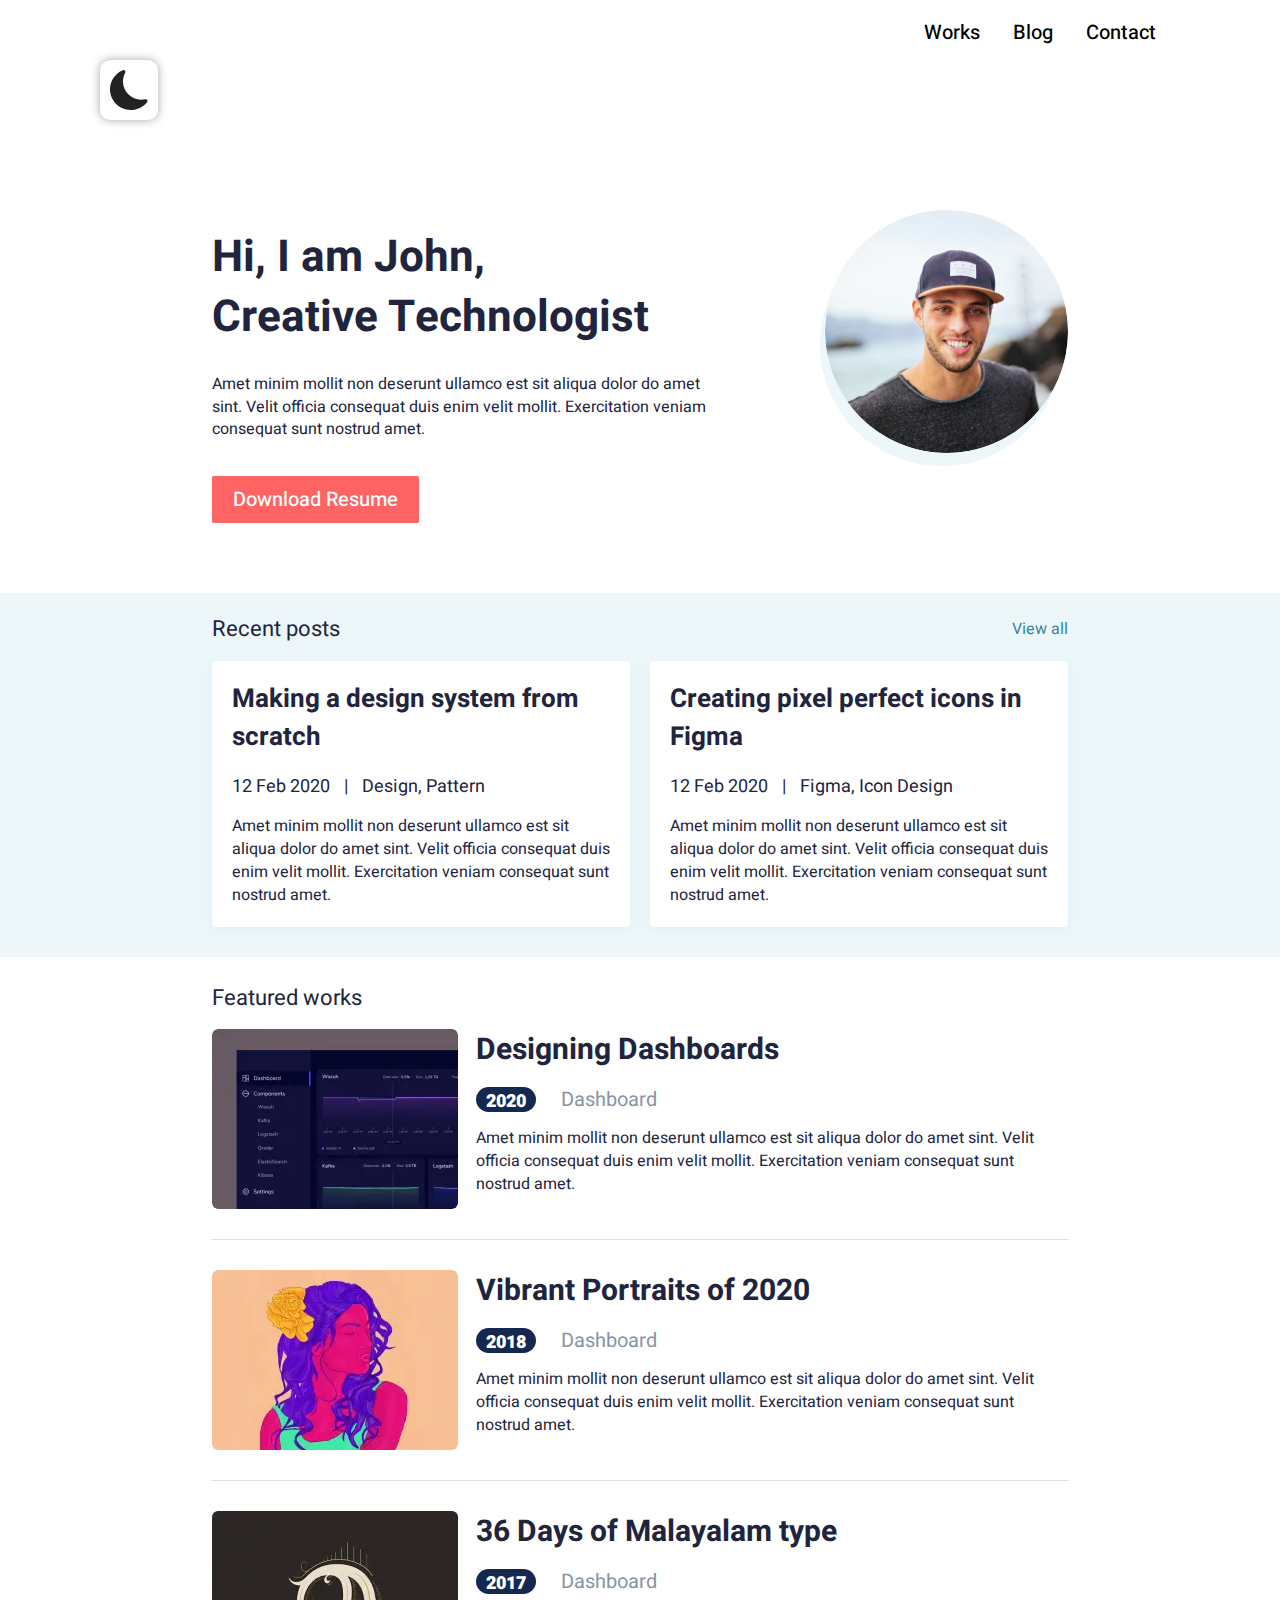
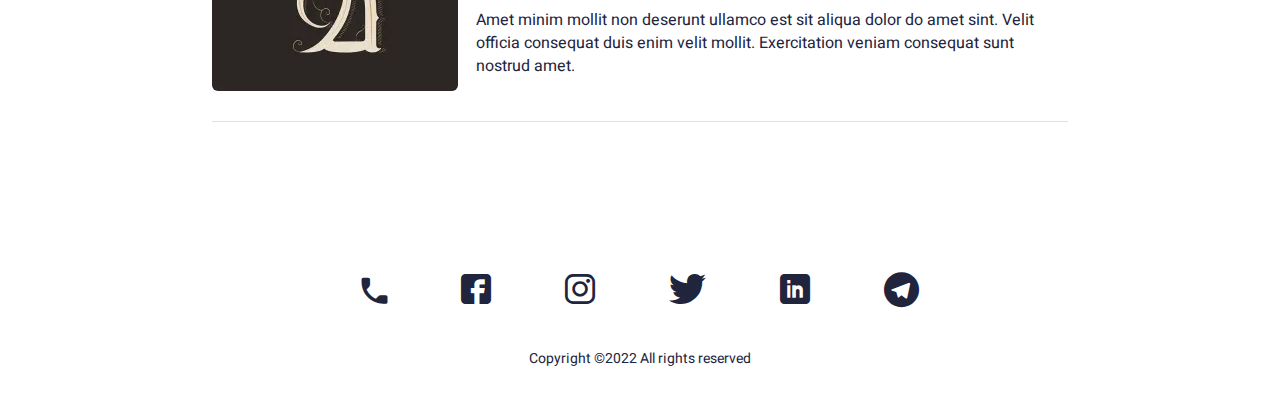
<file: index.html>
<!DOCTYPE html>
<html lang="en">
<head>
	<title>HomePage</title>
	<meta charset="UTF-8">
	<meta name="format-detection" content="telephone=no">
	<meta name="viewport" content="width=device-width, initial-scale=1.0">
	<link rel="stylesheet" href="./css/bootstrapcss/bootstrap.min.css">
	<link rel="stylesheet" href="./css/bootstrapcss/bootstrap.css">
	<link rel="stylesheet" href="css/style.css">
	<link rel="stylesheet" title="theme" href="#">
 </head>
	<body>
		
		<div class="scroll-up  ">
			<svg class="scroll-up__svg" viewBox="-2 -2 52 52">
				<path 
					 class="scroll-up__svg-path"
					 d="
						 M24,0
						 a24,24 0 0,1 0,48
						 a24,24 0 0,1 0,-48                      
					 "
				/>
			</svg>
		</div>
		<div class="theme">
			<svg class="changeTheme" data-theme="light" width="40" height="40" viewBox="0 0 40 40" fill="none" xmlns="http://www.w3.org/2000/svg" style="display: none;"> <path d="M20 30C22.6522 30 25.1957 28.9464 27.0711 27.0711C28.9464 25.1957 30 22.6522 30 20C30 17.3478 28.9464 14.8043 
																																													27.0711 12.9289C25.1957 11.0536 22.6522 10 20 10C17.3478 10 14.8043 11.0536 12.9289 12.9289C11.0536 14.8043 10
																																													 17.3478 10 20C10 22.6522 11.0536 25.1957 12.9289 27.0711C14.8043 28.9464 17.3478 30 20 30V30ZM20 0C20.3315 0 20.6495 0.131696
																																													  20.8839 0.366117C21.1183 0.600537 21.25 0.918479 21.25 1.25V6.25C21.25 6.58152 21.1183 6.89946 20.8839 7.13388C20.6495 7.3683 20.3315 7.5 20 7.5C19.6685 7.5 19.3505 
																																													  7.3683 19.1161 7.13388C18.8817 6.89946 18.75 6.58152 18.75 6.25V1.25C18.75 0.918479 18.8817 0.600537 19.1161 0.366117C19.3505 0.131696 19.6685 0 20 0V0ZM20 32.5C20.3315 
																																													  32.5 20.6495 32.6317 20.8839 32.8661C21.1183 33.1005 21.25 33.4185 21.25 33.75V38.75C21.25 39.0815 21.1183 39.3995 20.8839 39.6339C20.6495 39.8683 20.3315 40 20 40C19.6685 40 19.3505 
																																													  39.8683 19.1161 39.6339C18.8817 39.3995 18.75 39.0815 18.75 38.75V33.75C18.75 33.4185 18.8817 33.1005 19.1161 32.8661C19.3505 32.6317 19.6685 32.5 20 32.5V32.5ZM40 20C40 20.3315 39.8683 
																																													  20.6495 39.6339 20.8839C39.3995 21.1183 39.0815 21.25 38.75 21.25H33.75C33.4185 21.25 33.1005 21.1183 32.8661 20.8839C32.6317 20.6495 32.5 20.3315 32.5 20C32.5 19.6685 32.6317 19.3505 32.8661 19.1161C33.1005 
																																													  18.8817 33.4185 18.75 33.75 18.75H38.75C39.0815 18.75 39.3995 18.8817 39.6339 19.1161C39.8683 19.3505 40 19.6685 40 20ZM7.5 20C7.5 20.3315 7.3683 20.6495 7.13388 20.8839C6.89946 21.1183 6.58152 21.25 6.25 21.25H1.25C0.918479 21.25 0.600537 
																																													  21.1183 0.366117 20.8839C0.131696 20.6495 0 20.3315 0 20C0 19.6685 0.131696 19.3505 0.366117 19.1161C0.600537 18.8817 0.918479 18.75 1.25 18.75H6.25C6.58152 18.75 6.89946 18.8817 7.13388 19.1161C7.3683 19.3505 7.5 19.6685 7.5 20ZM34.1425 5.8575C34.3768 6.09191 
																																													  34.5085 6.40979 34.5085 6.74125C34.5085 7.07271 34.3768 7.39059 34.1425 7.625L30.6075 11.1625C30.4913 11.2786 30.3533 11.3706 30.2016 11.4333C30.0498 11.4961 29.8871 11.5283 29.7229 11.5282C29.3912 11.528 29.0731 11.396 28.8387 11.1612C28.7227 11.045 28.6307 10.9071
																																													   28.5679 10.7553C28.5052 10.6035 28.4729 10.4409 28.4731 10.2766C28.4733 9.94491 28.6053 9.62689 28.84 9.3925L32.375 5.8575C32.6094 5.62316 32.9273 5.49152 33.2588 5.49152C33.5902 5.49152 33.9081 5.62316 34.1425 5.8575V5.8575ZM11.16 28.84C11.3943 29.0744 11.526 29.3923 11.526 
																																													   29.7237C11.526 30.0552 11.3943 30.3731 11.16 30.6075L7.625 34.1425C7.38925 34.3702 7.07349 34.4962 6.74575 34.4933C6.418 34.4905 6.10449 34.359 5.87273 34.1273C5.64097 33.8955 5.50951 33.582 5.50666 33.2543C5.50381 32.9265 5.6298 32.6108 5.8575 32.375L9.3925 28.84C9.62691 28.6057 9.94479 
																																													   28.474 10.2762 28.474C10.6077 28.474 10.9256 28.6057 11.16 28.84V28.84ZM34.1425 34.1425C33.9081 34.3768 33.5902 34.5085 33.2588 34.5085C32.9273 34.5085 32.6094 34.3768 32.375 34.1425L28.84 30.6075C28.6123 30.3717 28.4863 30.056 28.4892 29.7282C28.492 29.4005 28.6235 29.087 28.8552 28.8552C29.087 28.6235 29.4005
																																													    28.492 29.7282 28.4892C30.056 28.4863 30.3717 28.6123 30.6075 28.84L34.1425 32.375C34.3768 32.6094 34.5085 32.9273 34.5085 33.2588C34.5085 33.5902 34.3768 33.9081 34.1425 34.1425ZM11.16 11.1625C10.9256 11.3968 10.6077 11.5285 10.2762 11.5285C9.94479 11.5285 9.62691 11.3968 9.3925 11.1625L5.8575 7.625C5.73811 7.50969
																																														 5.64288 7.37176 5.57737 7.21926C5.51186 7.06675 5.47738 6.90273 5.47594 6.73675C5.47449 6.57078 5.50612 6.40618 5.56897 6.25256C5.63182 6.09894 5.72464 5.95937 5.84201 5.84201C5.95937 5.72464 6.09894 5.63182 6.25256 5.56897C6.40618 5.50612 6.57078 5.47449 6.73675 5.47594C6.90273 5.47738 7.06675 5.51186 7.21926 5.57737C7.37176 5.64288 
																																														 7.50969 5.73811 7.625 5.8575L11.16 9.3925C11.2764 9.50861 11.3688 9.64655 11.4318 9.79842C11.4948 9.95028 11.5272 10.1131 11.5272 10.2775C11.5272 10.4419 11.4948 10.6047 11.4318 10.7566C11.3688 10.9084 11.2764 11.0464 11.16 11.1625V11.1625Z" 
																																														 fill="#ffffff"></path></svg>
			<svg class="changeTheme" data-theme="dark" width="38" height="40" viewBox="0 0 38 40" theme-dark.css
			theme-light.css fill="none"  xmlns="http://www.w3.org/2000/svg" style="display: block;"> <path d="M15 0.695136C15.244 0.991667 15.3935 1.35457 15.4292 1.73694C15.4648 2.11932 15.385 2.5036 15.2 2.84014C13.7546 5.49382 12.9998 8.46837 13.005 11.4901C13.005 21.5426 21.2 29.6826 31.3 29.6826C32.6175 29.6826 33.9 29.5451 35.1325 29.2826C35.5103 29.2008 35.9039 29.2321 36.264 29.3726C36.6241 29.5131 36.9349 29.7566 37.1575 30.0726C37.3925 
																																															30.4013 37.5123 30.7983 37.4983 31.2021C37.4842 31.6058 37.3372 31.9936 37.08 32.3051C35.1192 34.7137 32.6456 36.6544 29.8396 37.9856C27.0335 39.3168 23.9658 40.0051 20.86 40.0001C9.335 40.0001 0 30.7151 0 19.2751C0 10.6651 5.285 3.28014 12.81 0.150136C13.1848 -0.00828447 13.601 -0.0407995 13.9959 0.057475C14.3908 0.15575 14.7431 0.379507 
																																															15 0.695136V0.695136Z" fill="#222222"></path></svg>
		</div>
		<div class="wrapper">
			<header class="header">
	<div class="header__content">
		<div class="header__menu menu">
			<div class="menu__icon icon-menu">
				<span class="icon-span"></span>
				<span class="icon-span"></span>
				<span class="icon-span"></span>
			</div>
			<nav class="menu__body">
				<ul class="menu__list">
					<li><a href="./WorksPage.html" target="_blank" class="menu__link ">Works</a></li>
					<li><a href="./BlockPage.html" target="_blank" class="menu__link ">Blog</a></li>
					<li><a href="#HomePagefooter" class="menu__link ">Contact</a></li>
				</ul>
			</nav>
		</div>
	</div>
</header>
			<main class="page">
				<section class="hello">
					<div class="hello__container _container">
						<div class="hello__content">
							<h1 class="hello__title title">Hi, I am John,<br>Creative Technologist</h1>
							<div class="hello__text text">
								Amet minim mollit non deserunt ullamco est sit aliqua dolor do amet sint. Velit officia consequat duis enim velit mollit. Exercitation veniam consequat sunt nostrud amet.
							</div>
							<button><a href="./download/Lebenslauf Afzal Akhadi.pdf" class="hello__btn btn" download="CV.pdf">Download Resume</a></button>
						</div>
						<picture><img class="hello__avatar" src="img/11.jpg" alt=""></picture>
					</div>
				</section>
				<section class="recent-posts">
					<div class="recent-posts__container _container">
						<div class="recent-posts__header">
							<div class="recent-posts__title title-posts">Recent posts</div>
							<a href="" class="recent-posts__view-all">View all</a>
						</div>
						<div class="recent-posts__items">
							<div class="recent-posts__column">
								<article class="recent-posts__item recent-post">
									<a href="" class="recent-post__title">Making a design system from scratch</a>
									<div class="recent-post__info">12 Feb 2020 <span>|</span> Design, Pattern</div>
									<div class="recent-post__text text">
										Amet minim mollit non deserunt ullamco est sit aliqua dolor do amet sint. Velit officia consequat duis enim velit mollit. Exercitation veniam consequat sunt nostrud amet.
									</div>
								</article>
							</div>
							<div class="recent-posts__column">
								<article class="recent-posts__item recent-post">
									<a href="" class="recent-post__title">Creating pixel perfect icons in Figma</a>
									<div class="recent-post__info">12 Feb 2020 <span>|</span> Figma, Icon Design</div>
									<div class="recent-post__text text">
										Amet minim mollit non deserunt ullamco est sit aliqua dolor do amet sint. Velit officia consequat duis enim velit mollit. Exercitation veniam consequat sunt nostrud amet.
									</div>
								</article>
							</div>
						</div>
					</div>
				</section>
				<section class="featured-works">
					<div class="featured-works__container _container">
						<div class="featured-works__title title-posts">Featured works</div>
						<div class="featured-works__items works">
							<article class="works__item">
								<a href="./WorkDetail.html" target="_blank" class="worksImage _ibg">
									<picture><source srcset="img/works/01.webp" type="image/webp"><img src="img/works/01.jpg" alt="Work #1"></picture>
								</a>
								<div class="works__body">
									<a href="./WorkDetail.html" target="_blank" class="works__title">Designing Dashboards</a>
									<div class="works__info">
										<div class="works__year">2020</div>
										<div class="works__category">Dashboard</div>
									</div>
									<div class="works__text text">
										Amet minim mollit non deserunt ullamco est sit aliqua dolor do amet sint. Velit officia consequat duis enim velit mollit. Exercitation veniam consequat sunt nostrud amet.
									</div>
								</div>
							</article>
							<article class="works__item">
								<a href="" class="worksImage _ibg">
									<picture><source srcset="img/works/02.webp" type="image/webp"><img src="img/works/02.jpg" alt="Work #1"></picture>
								</a>
								<div class="works__body">
									<a href="" class="works__title">Vibrant Portraits of 2020</a>
									<div class="works__info">
										<div class="works__year">2018</div>
										<div class="works__category">Dashboard</div>
									</div>
									<div class="works__text text">
										Amet minim mollit non deserunt ullamco est sit aliqua dolor do amet sint. Velit officia consequat duis enim velit mollit. Exercitation veniam consequat sunt nostrud amet.
									</div>
								</div>
							</article>
							<article class="works__item">
								<a href="" class="worksImage _ibg">
									<picture><source srcset="img/works/03.webp" type="image/webp"><img src="img/works/03.jpg" alt="Work #1"></picture>
								</a>
								<div class="works__body">
									<a href="" class="works__title">36 Days of Malayalam type</a>
									<div class="works__info">
										<div class="works__year">2017</div>
										<div class="works__category">Dashboard</div>
									</div>
									<div class="works__text text">
										Amet minim mollit non deserunt ullamco est sit aliqua dolor do amet sint. Velit officia consequat duis enim velit mollit. Exercitation veniam consequat sunt nostrud amet.
									</div>
								</div>
							</article>
						</div>
					</div>
				</section>
			</main>
			<footer class="footer" id="HomePagefooter">
	<div class="footer__content _container">
		<div class="footer__social social">
			<a href="tel:+992900341317" class="social__item -icon-phone"></a>
			<a href="https://www.facebook.com/profile.php?id=100068269467054" target="_blank"  class="social__item _icon-fb"></a>
			<a href="https://www.instagram.com/akhadi_afzal?r=nametag" target="_blank"  class="social__item _icon-insta"></a>
			<a href="https://twitter.com/Afzal89558550?t=PJM0zJ7hUsSL80TDSTEv3A&s=09" target="_blank"  class="social__item _icon-twitter"></a>
			<a href="https://www.linkedin.com/in/afzal-akhadi-13667b258" target="_blank"  class="social__item _icon-linkedin"></a>
			<a href="tg://resolve?domain-afzalakhadi" target="_blank"  class="social__item -icon-telegram"></a>
		</div>
		<div class="footer__copy">Copyright <span>&#169</span>2022 All rights reserved</div>
	</div>
</footer>
		</div>

		<script src="js/app.js"></script>
		<script src="./js/bootstrapjs/bootstrap.js"></script>
		<script src="./js/bootstrapjs/bootstrap.min.js"></script>
	</body>
</html>
</file>
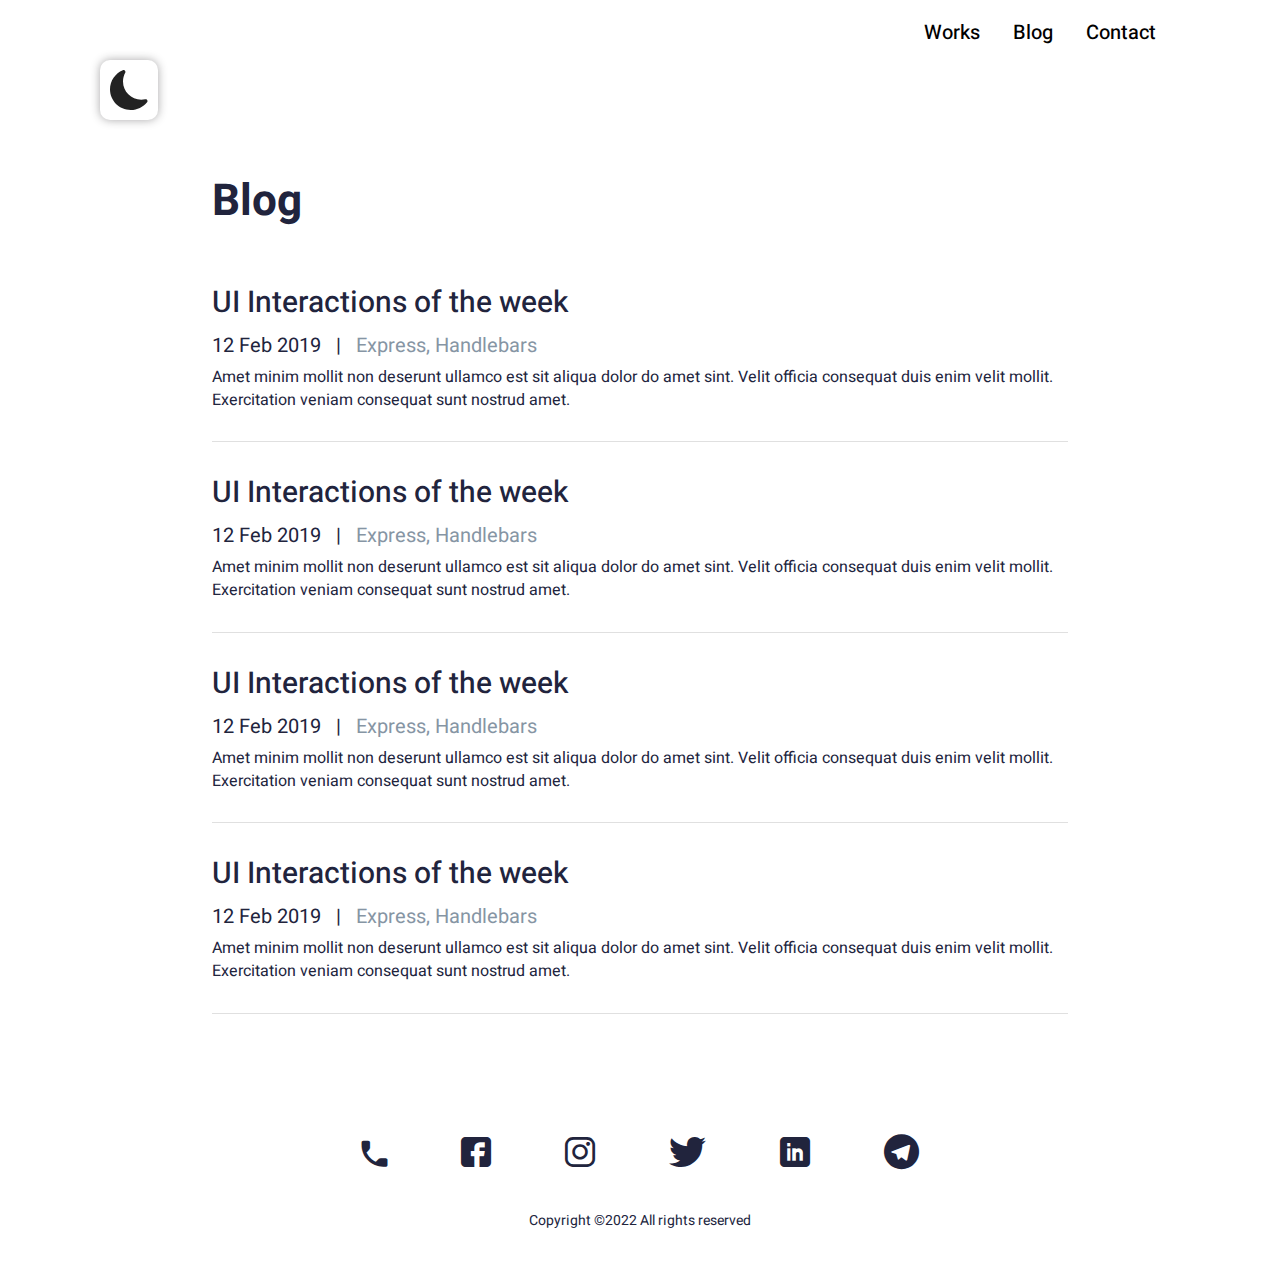
<file: BlockPage.html>
<!DOCTYPE html>
<html lang="ru">
	 <head>
	<title>BlogPage</title>
	<meta charset="UTF-8">
	<meta name="format-detection" content="telephone=no">
	<meta name="viewport" content="width=device-width, initial-scale=1.0">
	<link rel="stylesheet" href="./css/bootstrapcss/bootstrap.min.css">
	<link rel="stylesheet" href="./css/bootstrapcss/bootstrap.css">
	<link rel="stylesheet" href="css/style.css">
	<link rel="stylesheet" title="theme" href="#">
</head>
	<body>
		<div class="scroll-up  ">
			<svg class="scroll-up__svg" viewBox="-2 -2 52 52">
				<path 
					 class="scroll-up__svg-path"
					 d="
						 M24,0
						 a24,24 0 0,1 0,48
						 a24,24 0 0,1 0,-48                      
					 "
				/>
			</svg>
		</div>
		<div class="theme">
			<svg class="changeTheme" data-theme="light" width="40" height="40" viewBox="0 0 40 40" fill="none" xmlns="http://www.w3.org/2000/svg" style="display: none;"> <path d="M20 30C22.6522 30 25.1957 28.9464 27.0711 27.0711C28.9464 25.1957 30 22.6522 30 20C30 17.3478 28.9464 14.8043 
																																													27.0711 12.9289C25.1957 11.0536 22.6522 10 20 10C17.3478 10 14.8043 11.0536 12.9289 12.9289C11.0536 14.8043 10
																																													 17.3478 10 20C10 22.6522 11.0536 25.1957 12.9289 27.0711C14.8043 28.9464 17.3478 30 20 30V30ZM20 0C20.3315 0 20.6495 0.131696
																																													  20.8839 0.366117C21.1183 0.600537 21.25 0.918479 21.25 1.25V6.25C21.25 6.58152 21.1183 6.89946 20.8839 7.13388C20.6495 7.3683 20.3315 7.5 20 7.5C19.6685 7.5 19.3505 
																																													  7.3683 19.1161 7.13388C18.8817 6.89946 18.75 6.58152 18.75 6.25V1.25C18.75 0.918479 18.8817 0.600537 19.1161 0.366117C19.3505 0.131696 19.6685 0 20 0V0ZM20 32.5C20.3315 
																																													  32.5 20.6495 32.6317 20.8839 32.8661C21.1183 33.1005 21.25 33.4185 21.25 33.75V38.75C21.25 39.0815 21.1183 39.3995 20.8839 39.6339C20.6495 39.8683 20.3315 40 20 40C19.6685 40 19.3505 
																																													  39.8683 19.1161 39.6339C18.8817 39.3995 18.75 39.0815 18.75 38.75V33.75C18.75 33.4185 18.8817 33.1005 19.1161 32.8661C19.3505 32.6317 19.6685 32.5 20 32.5V32.5ZM40 20C40 20.3315 39.8683 
																																													  20.6495 39.6339 20.8839C39.3995 21.1183 39.0815 21.25 38.75 21.25H33.75C33.4185 21.25 33.1005 21.1183 32.8661 20.8839C32.6317 20.6495 32.5 20.3315 32.5 20C32.5 19.6685 32.6317 19.3505 32.8661 19.1161C33.1005 
																																													  18.8817 33.4185 18.75 33.75 18.75H38.75C39.0815 18.75 39.3995 18.8817 39.6339 19.1161C39.8683 19.3505 40 19.6685 40 20ZM7.5 20C7.5 20.3315 7.3683 20.6495 7.13388 20.8839C6.89946 21.1183 6.58152 21.25 6.25 21.25H1.25C0.918479 21.25 0.600537 
																																													  21.1183 0.366117 20.8839C0.131696 20.6495 0 20.3315 0 20C0 19.6685 0.131696 19.3505 0.366117 19.1161C0.600537 18.8817 0.918479 18.75 1.25 18.75H6.25C6.58152 18.75 6.89946 18.8817 7.13388 19.1161C7.3683 19.3505 7.5 19.6685 7.5 20ZM34.1425 5.8575C34.3768 6.09191 
																																													  34.5085 6.40979 34.5085 6.74125C34.5085 7.07271 34.3768 7.39059 34.1425 7.625L30.6075 11.1625C30.4913 11.2786 30.3533 11.3706 30.2016 11.4333C30.0498 11.4961 29.8871 11.5283 29.7229 11.5282C29.3912 11.528 29.0731 11.396 28.8387 11.1612C28.7227 11.045 28.6307 10.9071
																																													   28.5679 10.7553C28.5052 10.6035 28.4729 10.4409 28.4731 10.2766C28.4733 9.94491 28.6053 9.62689 28.84 9.3925L32.375 5.8575C32.6094 5.62316 32.9273 5.49152 33.2588 5.49152C33.5902 5.49152 33.9081 5.62316 34.1425 5.8575V5.8575ZM11.16 28.84C11.3943 29.0744 11.526 29.3923 11.526 
																																													   29.7237C11.526 30.0552 11.3943 30.3731 11.16 30.6075L7.625 34.1425C7.38925 34.3702 7.07349 34.4962 6.74575 34.4933C6.418 34.4905 6.10449 34.359 5.87273 34.1273C5.64097 33.8955 5.50951 33.582 5.50666 33.2543C5.50381 32.9265 5.6298 32.6108 5.8575 32.375L9.3925 28.84C9.62691 28.6057 9.94479 
																																													   28.474 10.2762 28.474C10.6077 28.474 10.9256 28.6057 11.16 28.84V28.84ZM34.1425 34.1425C33.9081 34.3768 33.5902 34.5085 33.2588 34.5085C32.9273 34.5085 32.6094 34.3768 32.375 34.1425L28.84 30.6075C28.6123 30.3717 28.4863 30.056 28.4892 29.7282C28.492 29.4005 28.6235 29.087 28.8552 28.8552C29.087 28.6235 29.4005
																																													    28.492 29.7282 28.4892C30.056 28.4863 30.3717 28.6123 30.6075 28.84L34.1425 32.375C34.3768 32.6094 34.5085 32.9273 34.5085 33.2588C34.5085 33.5902 34.3768 33.9081 34.1425 34.1425ZM11.16 11.1625C10.9256 11.3968 10.6077 11.5285 10.2762 11.5285C9.94479 11.5285 9.62691 11.3968 9.3925 11.1625L5.8575 7.625C5.73811 7.50969
																																														 5.64288 7.37176 5.57737 7.21926C5.51186 7.06675 5.47738 6.90273 5.47594 6.73675C5.47449 6.57078 5.50612 6.40618 5.56897 6.25256C5.63182 6.09894 5.72464 5.95937 5.84201 5.84201C5.95937 5.72464 6.09894 5.63182 6.25256 5.56897C6.40618 5.50612 6.57078 5.47449 6.73675 5.47594C6.90273 5.47738 7.06675 5.51186 7.21926 5.57737C7.37176 5.64288 
																																														 7.50969 5.73811 7.625 5.8575L11.16 9.3925C11.2764 9.50861 11.3688 9.64655 11.4318 9.79842C11.4948 9.95028 11.5272 10.1131 11.5272 10.2775C11.5272 10.4419 11.4948 10.6047 11.4318 10.7566C11.3688 10.9084 11.2764 11.0464 11.16 11.1625V11.1625Z" 
																																														 fill="#ffffff"></path></svg>
			<svg class="changeTheme" data-theme="dark" width="38" height="40" viewBox="0 0 38 40" theme-dark.css
			theme-light.css fill="none"  xmlns="http://www.w3.org/2000/svg" style="display: block;"> <path d="M15 0.695136C15.244 0.991667 15.3935 1.35457 15.4292 1.73694C15.4648 2.11932 15.385 2.5036 15.2 2.84014C13.7546 5.49382 12.9998 8.46837 13.005 11.4901C13.005 21.5426 21.2 29.6826 31.3 29.6826C32.6175 29.6826 33.9 29.5451 35.1325 29.2826C35.5103 29.2008 35.9039 29.2321 36.264 29.3726C36.6241 29.5131 36.9349 29.7566 37.1575 30.0726C37.3925 
																																															30.4013 37.5123 30.7983 37.4983 31.2021C37.4842 31.6058 37.3372 31.9936 37.08 32.3051C35.1192 34.7137 32.6456 36.6544 29.8396 37.9856C27.0335 39.3168 23.9658 40.0051 20.86 40.0001C9.335 40.0001 0 30.7151 0 19.2751C0 10.6651 5.285 3.28014 12.81 0.150136C13.1848 -0.00828447 13.601 -0.0407995 13.9959 0.057475C14.3908 0.15575 14.7431 0.379507 
																																															15 0.695136V0.695136Z" fill="#222222"></path></svg>
		</div>

		<div class="wrapper">
			<header class="header">
	<div class="header__content">
		<div class="header__menu menu">
			<div class="menu__icon icon-menu">
				<span></span>
				<span></span>
				<span></span>
			</div>
			<nav class="menu__body">
				<ul class="menu__list">
					<li><a href="./WorksPage.html" target="_blank" class="menu__link ">Works</a></li>
					<li><a href="./BlockPage.html" target="_blank" class="menu__link _active">Blog</a></li>
					<li><a href="#BlogPagefooter" class="menu__link ">Contact</a></li>
				</ul>
			</nav>
		</div>
	</div>
</header>
			<main class="page">
				<div class="blog page__container _container">
					<h1 class="blog__title title" id="afzal">Blog</h1>
					<div class="blog__items">
						<div class="blog__item">
							<a href="" class="blog__article-name">UI Interactions of the week</a>
							<div class="blog__info">
								<div class="blog__date">12 Feb 2019</div>
								<span class="blog__separator">|</span>
								<div class="blog__category">Express, Handlebars</div>
							</div>
							<div class="blog__text text">
								Amet minim mollit non deserunt ullamco est sit aliqua dolor do amet sint. Velit officia consequat duis enim velit mollit. Exercitation veniam consequat sunt nostrud amet.</div>
						</div>
						<div class="blog__item">
							<a href="" class="blog__article-name">UI Interactions of the week</a>
							<div class="blog__info">
								<div class="blog__date">12 Feb 2019</div>
								<span class="blog__separator">|</span>
								<div class="blog__category">Express, Handlebars</div>
							</div>
							<div class="blog__text text">
								Amet minim mollit non deserunt ullamco est sit aliqua dolor do amet sint. Velit officia consequat duis enim velit mollit. Exercitation veniam consequat sunt nostrud amet.</div>
						</div>
						<div class="blog__item">
							<a href="" class="blog__article-name">UI Interactions of the week</a>
							<div class="blog__info">
								<div class="blog__date">12 Feb 2019</div>
								<span class="blog__separator">|</span>
								<div class="blog__category">Express, Handlebars</div>
							</div>
							<div class="blog__text text">
								Amet minim mollit non deserunt ullamco est sit aliqua dolor do amet sint. Velit officia consequat duis enim velit mollit. Exercitation veniam consequat sunt nostrud amet.</div>
						</div>
						<div class="blog__item">
							<a href="" class="blog__article-name">UI Interactions of the week</a>
							<div class="blog__info">
								<div class="blog__date">12 Feb 2019</div>
								<span class="blog__separator">|</span>
								<div class="blog__category">Express, Handlebars</div>
							</div>
							<div class="blog__text text">
								Amet minim mollit non deserunt ullamco est sit aliqua dolor do amet sint. Velit officia consequat duis enim velit mollit. Exercitation veniam consequat sunt nostrud amet.</div>
						</div>
					</div>
				</div>
			</main>
			<footer class="footer" id="BlogPagefooter">
	<div class="footer__content _container">
		<div class="footer__social social">
			<a href="tel:+992900341317" class="social__item -icon-phone"></a>
			<a href="https://www.facebook.com/profile.php?id=100068269467054" target="_blank"  class="social__item _icon-fb"></a>
			<a href="https://www.instagram.com/akhadi_afzal?r=nametag" target="_blank"  class="social__item _icon-insta"></a>
			<a href="https://twitter.com/Afzal89558550?t=PJM0zJ7hUsSL80TDSTEv3A&s=09" target="_blank"  class="social__item _icon-twitter"></a>
			<a href="https://www.linkedin.com/in/afzal-akhadi-13667b258" target="_blank"  class="social__item _icon-linkedin"></a>
			<a href="tg://resolve?domain-afzalakhadi" target="_blank"  class="social__item -icon-telegram"></a>
		</div>
		<div class="footer__copy">Copyright <span>&#169</span>2022 All rights reserved</div>
	</div>
</footer>
		</div>
		<script src="js/app.js"></script>
		<script src="./js/bootstrapjs/bootstrap.js"></script>
		<script src="./js/bootstrapjs/bootstrap.min.js"></script>
	</body>
</html>
</file>
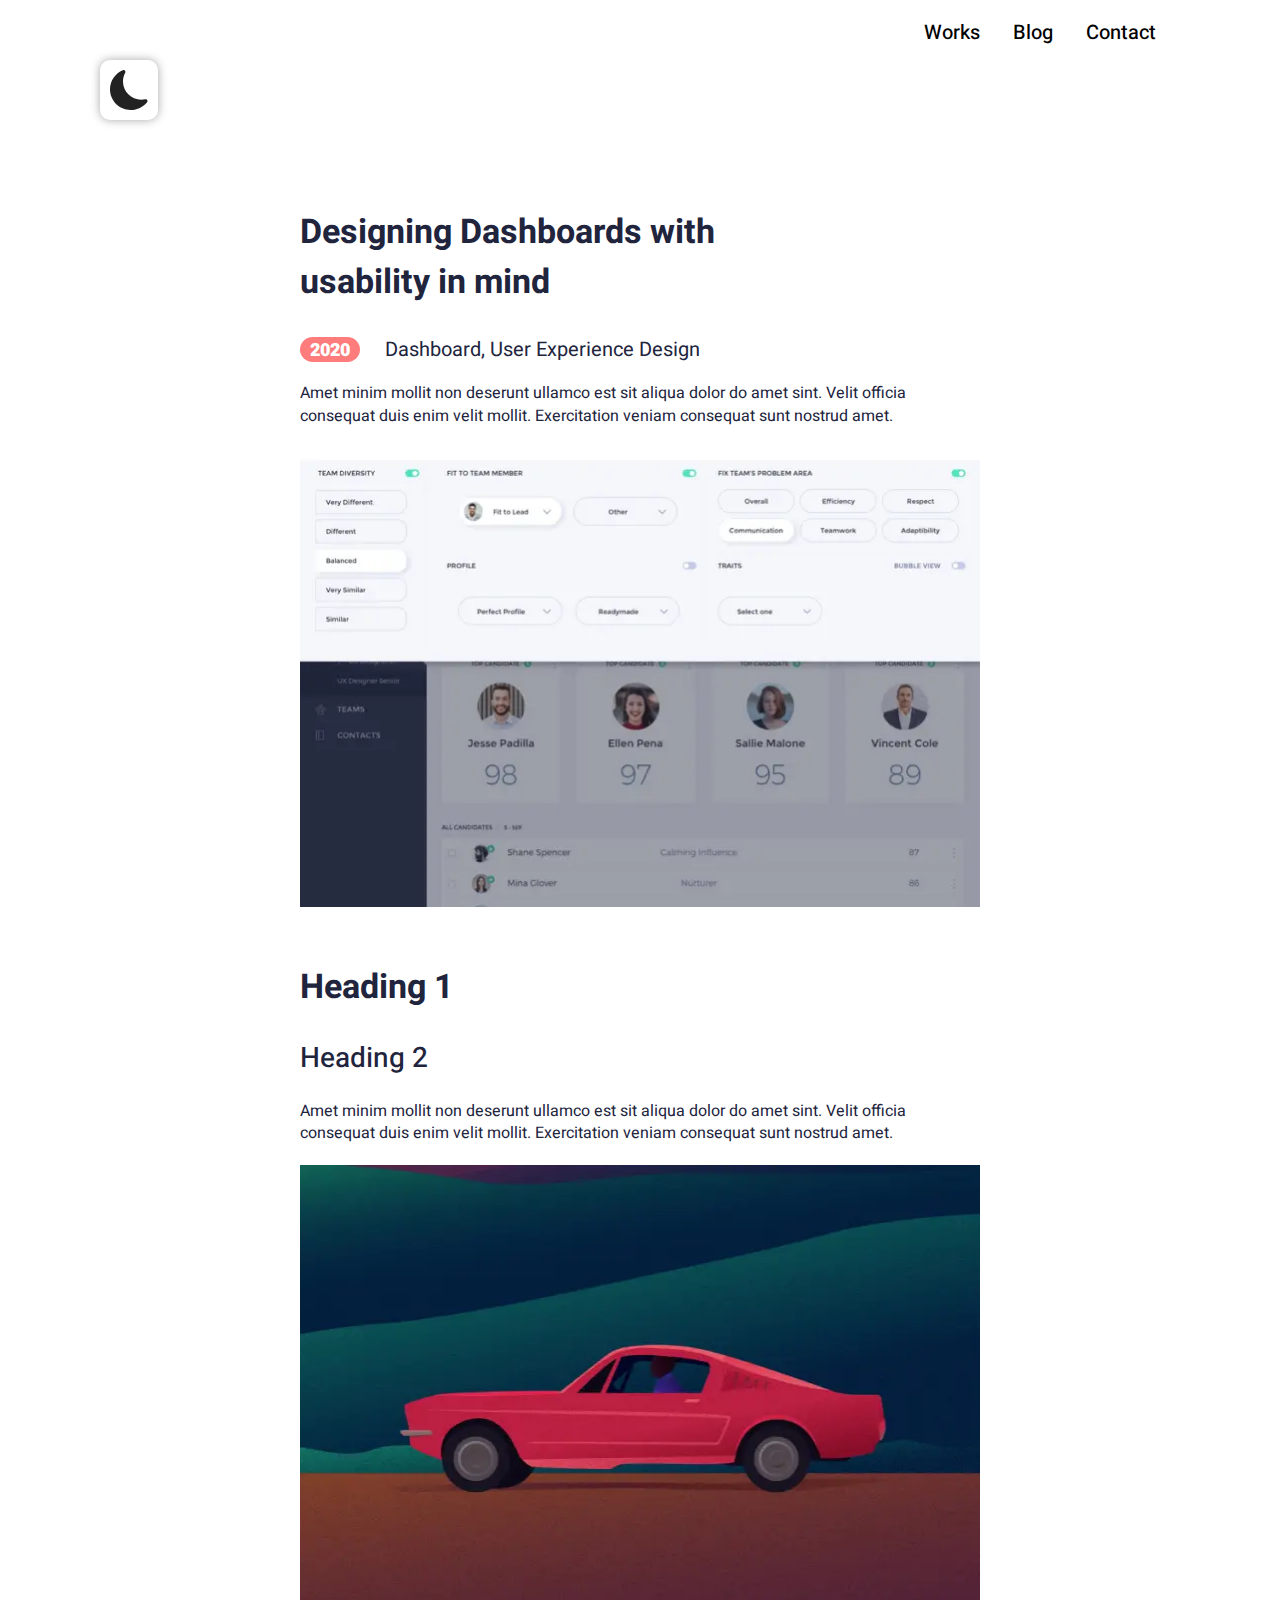
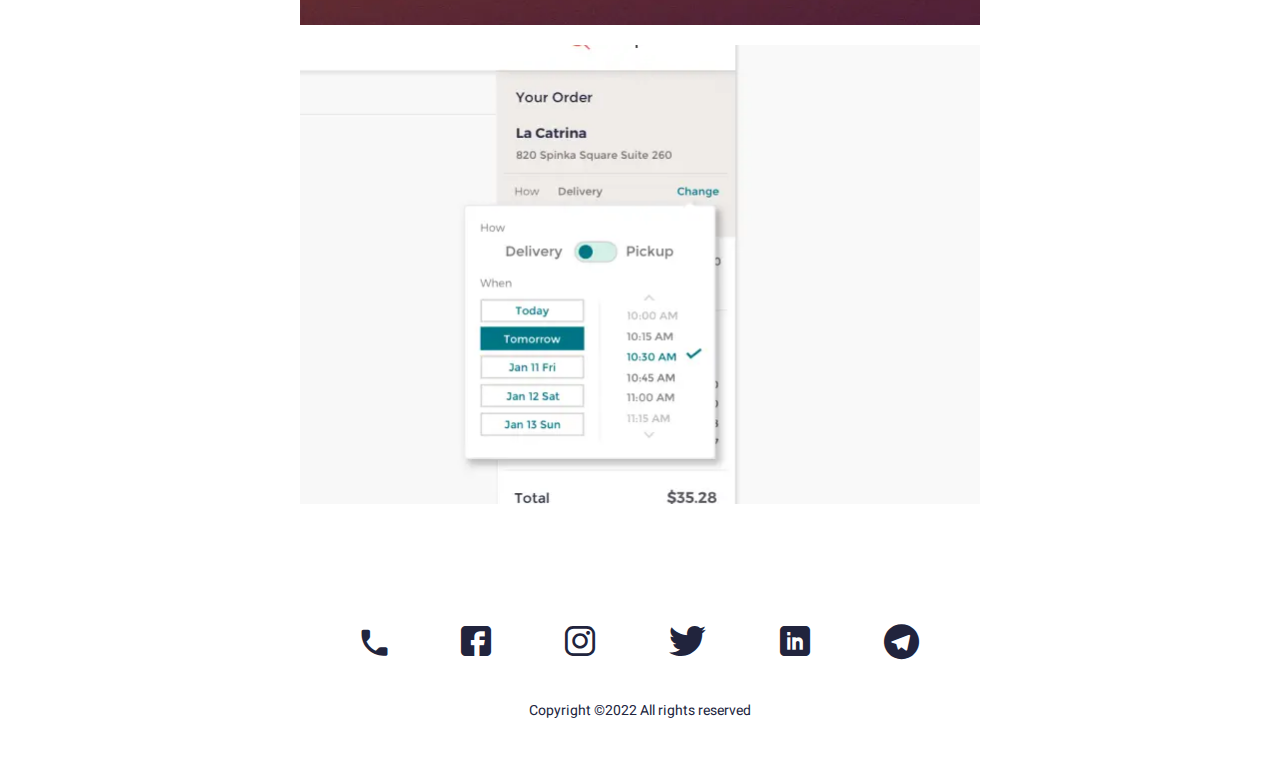
<file: WorkDetail.html>
<!DOCTYPE html>
<html lang="ru">
	 <head>
	<title>WorkDetailPage</title>
	<meta charset="UTF-8">
	<meta name="format-detection" content="telephone=no">
	<meta name="viewport" content="width=device-width, initial-scale=1.0">
	<link rel="stylesheet" href="./css/bootstrapcss/bootstrap.min.css">
	<link rel="stylesheet" href="./css/bootstrapcss/bootstrap.css">
	<link rel="stylesheet" href="css/style.css">
	<link rel="stylesheet" title="theme" href="#">
 </head>
	<body>
		<div class="scroll-up  ">
			<svg class="scroll-up__svg" viewBox="-2 -2 52 52">
				<path 
					 class="scroll-up__svg-path"
					 d="
						 M24,0
						 a24,24 0 0,1 0,48
						 a24,24 0 0,1 0,-48                      
					 "
				/>
			</svg>
		</div>
		<div class="theme">
			<svg class="changeTheme" data-theme="light" width="40" height="40" viewBox="0 0 40 40" fill="none" xmlns="http://www.w3.org/2000/svg" style="display: none;"> <path d="M20 30C22.6522 30 25.1957 28.9464 27.0711 27.0711C28.9464 25.1957 30 22.6522 30 20C30 17.3478 28.9464 14.8043 
																																													27.0711 12.9289C25.1957 11.0536 22.6522 10 20 10C17.3478 10 14.8043 11.0536 12.9289 12.9289C11.0536 14.8043 10
																																													 17.3478 10 20C10 22.6522 11.0536 25.1957 12.9289 27.0711C14.8043 28.9464 17.3478 30 20 30V30ZM20 0C20.3315 0 20.6495 0.131696
																																													  20.8839 0.366117C21.1183 0.600537 21.25 0.918479 21.25 1.25V6.25C21.25 6.58152 21.1183 6.89946 20.8839 7.13388C20.6495 7.3683 20.3315 7.5 20 7.5C19.6685 7.5 19.3505 
																																													  7.3683 19.1161 7.13388C18.8817 6.89946 18.75 6.58152 18.75 6.25V1.25C18.75 0.918479 18.8817 0.600537 19.1161 0.366117C19.3505 0.131696 19.6685 0 20 0V0ZM20 32.5C20.3315 
																																													  32.5 20.6495 32.6317 20.8839 32.8661C21.1183 33.1005 21.25 33.4185 21.25 33.75V38.75C21.25 39.0815 21.1183 39.3995 20.8839 39.6339C20.6495 39.8683 20.3315 40 20 40C19.6685 40 19.3505 
																																													  39.8683 19.1161 39.6339C18.8817 39.3995 18.75 39.0815 18.75 38.75V33.75C18.75 33.4185 18.8817 33.1005 19.1161 32.8661C19.3505 32.6317 19.6685 32.5 20 32.5V32.5ZM40 20C40 20.3315 39.8683 
																																													  20.6495 39.6339 20.8839C39.3995 21.1183 39.0815 21.25 38.75 21.25H33.75C33.4185 21.25 33.1005 21.1183 32.8661 20.8839C32.6317 20.6495 32.5 20.3315 32.5 20C32.5 19.6685 32.6317 19.3505 32.8661 19.1161C33.1005 
																																													  18.8817 33.4185 18.75 33.75 18.75H38.75C39.0815 18.75 39.3995 18.8817 39.6339 19.1161C39.8683 19.3505 40 19.6685 40 20ZM7.5 20C7.5 20.3315 7.3683 20.6495 7.13388 20.8839C6.89946 21.1183 6.58152 21.25 6.25 21.25H1.25C0.918479 21.25 0.600537 
																																													  21.1183 0.366117 20.8839C0.131696 20.6495 0 20.3315 0 20C0 19.6685 0.131696 19.3505 0.366117 19.1161C0.600537 18.8817 0.918479 18.75 1.25 18.75H6.25C6.58152 18.75 6.89946 18.8817 7.13388 19.1161C7.3683 19.3505 7.5 19.6685 7.5 20ZM34.1425 5.8575C34.3768 6.09191 
																																													  34.5085 6.40979 34.5085 6.74125C34.5085 7.07271 34.3768 7.39059 34.1425 7.625L30.6075 11.1625C30.4913 11.2786 30.3533 11.3706 30.2016 11.4333C30.0498 11.4961 29.8871 11.5283 29.7229 11.5282C29.3912 11.528 29.0731 11.396 28.8387 11.1612C28.7227 11.045 28.6307 10.9071
																																													   28.5679 10.7553C28.5052 10.6035 28.4729 10.4409 28.4731 10.2766C28.4733 9.94491 28.6053 9.62689 28.84 9.3925L32.375 5.8575C32.6094 5.62316 32.9273 5.49152 33.2588 5.49152C33.5902 5.49152 33.9081 5.62316 34.1425 5.8575V5.8575ZM11.16 28.84C11.3943 29.0744 11.526 29.3923 11.526 
																																													   29.7237C11.526 30.0552 11.3943 30.3731 11.16 30.6075L7.625 34.1425C7.38925 34.3702 7.07349 34.4962 6.74575 34.4933C6.418 34.4905 6.10449 34.359 5.87273 34.1273C5.64097 33.8955 5.50951 33.582 5.50666 33.2543C5.50381 32.9265 5.6298 32.6108 5.8575 32.375L9.3925 28.84C9.62691 28.6057 9.94479 
																																													   28.474 10.2762 28.474C10.6077 28.474 10.9256 28.6057 11.16 28.84V28.84ZM34.1425 34.1425C33.9081 34.3768 33.5902 34.5085 33.2588 34.5085C32.9273 34.5085 32.6094 34.3768 32.375 34.1425L28.84 30.6075C28.6123 30.3717 28.4863 30.056 28.4892 29.7282C28.492 29.4005 28.6235 29.087 28.8552 28.8552C29.087 28.6235 29.4005
																																													    28.492 29.7282 28.4892C30.056 28.4863 30.3717 28.6123 30.6075 28.84L34.1425 32.375C34.3768 32.6094 34.5085 32.9273 34.5085 33.2588C34.5085 33.5902 34.3768 33.9081 34.1425 34.1425ZM11.16 11.1625C10.9256 11.3968 10.6077 11.5285 10.2762 11.5285C9.94479 11.5285 9.62691 11.3968 9.3925 11.1625L5.8575 7.625C5.73811 7.50969
																																														 5.64288 7.37176 5.57737 7.21926C5.51186 7.06675 5.47738 6.90273 5.47594 6.73675C5.47449 6.57078 5.50612 6.40618 5.56897 6.25256C5.63182 6.09894 5.72464 5.95937 5.84201 5.84201C5.95937 5.72464 6.09894 5.63182 6.25256 5.56897C6.40618 5.50612 6.57078 5.47449 6.73675 5.47594C6.90273 5.47738 7.06675 5.51186 7.21926 5.57737C7.37176 5.64288 
																																														 7.50969 5.73811 7.625 5.8575L11.16 9.3925C11.2764 9.50861 11.3688 9.64655 11.4318 9.79842C11.4948 9.95028 11.5272 10.1131 11.5272 10.2775C11.5272 10.4419 11.4948 10.6047 11.4318 10.7566C11.3688 10.9084 11.2764 11.0464 11.16 11.1625V11.1625Z" 
																																														 fill="#ffffff"></path></svg>
			<svg class="changeTheme" data-theme="dark" width="38" height="40" viewBox="0 0 38 40" theme-dark.css
			theme-light.css fill="none"  xmlns="http://www.w3.org/2000/svg" style="display: block;"> <path d="M15 0.695136C15.244 0.991667 15.3935 1.35457 15.4292 1.73694C15.4648 2.11932 15.385 2.5036 15.2 2.84014C13.7546 5.49382 12.9998 8.46837 13.005 11.4901C13.005 21.5426 21.2 29.6826 31.3 29.6826C32.6175 29.6826 33.9 29.5451 35.1325 29.2826C35.5103 29.2008 35.9039 29.2321 36.264 29.3726C36.6241 29.5131 36.9349 29.7566 37.1575 30.0726C37.3925 
																																															30.4013 37.5123 30.7983 37.4983 31.2021C37.4842 31.6058 37.3372 31.9936 37.08 32.3051C35.1192 34.7137 32.6456 36.6544 29.8396 37.9856C27.0335 39.3168 23.9658 40.0051 20.86 40.0001C9.335 40.0001 0 30.7151 0 19.2751C0 10.6651 5.285 3.28014 12.81 0.150136C13.1848 -0.00828447 13.601 -0.0407995 13.9959 0.057475C14.3908 0.15575 14.7431 0.379507 
																																															15 0.695136V0.695136Z" fill="#222222"></path></svg>
		</div>

		<div class="wrapper">
			<header class="header">
	<div class="header__content">
		<div class="header__menu menu">
			<div class="menu__icon icon-menu">
				<span></span>
				<span></span>
				<span></span>
			</div>
			<nav class="menu__body">
				<ul class="menu__list">
					<li><a href="./WorksPage.html" target="_blank" class="menu__link _active">Works</a></li>
					<li><a href="./BlockPage.html" target="_blank" class="menu__link ">Blog</a></li>
					<li><a href="#WorkDetailPagefooter" class="menu__link ">Contact</a></li>
				</ul>
			</nav>
		</div>
	</div>
</header>
			<main class="page">
				<div class="article">
					<h1 class="article__title">Designing Dashboards with<br>usability in mind</h1>
					<div class="article__info">
						<div class="article__year">2020</div>
						<div class="article__category">Dashboard, User Experience Design</div>
					</div>
					<div class="article__text">
						<p class="workdetail_P">
							Amet minim mollit non deserunt ullamco est sit aliqua dolor do amet sint. Velit officia consequat duis enim velit mollit. Exercitation veniam consequat sunt nostrud amet.
						</p>
						<picture><source srcset="img/article/01.webp" type="image/webp"><img src="img/article/01.jpg" alt=""></picture>
						<h1 class="article__title">Heading 1</h1>
						<h3 class="pb-3">Heading 2</h3>
						<p>
							Amet minim mollit non deserunt ullamco est sit aliqua dolor do amet sint. Velit officia consequat duis enim velit mollit. Exercitation veniam consequat sunt nostrud amet.
						</p>
						<picture><source srcset="img/article/02.webp" type="image/webp"><img src="img/article/02.jpg" alt=""></picture>
						<picture><source srcset="img/article/03.webp" type="image/webp"><img src="img/article/03.jpg" alt=""></picture>
					</div>
				</div>
			</main>
			<footer class="footer" id="WorkDetailPagefooter">
	<div class="footer__content _container">
		<div class="footer__social social">
			<a href="tel:+992900341317" class="social__item -icon-phone"></a>
			<a href="https://www.facebook.com/profile.php?id=100068269467054" target="_blank"  class="social__item _icon-fb"></a>
			<a href="https://www.instagram.com/akhadi_afzal?r=nametag" target="_blank"  class="social__item _icon-insta"></a>
			<a href="https://twitter.com/Afzal89558550?t=PJM0zJ7hUsSL80TDSTEv3A&s=09" target="_blank"  class="social__item _icon-twitter"></a>
			<a href="https://www.linkedin.com/in/afzal-akhadi-13667b258" target="_blank"  class="social__item _icon-linkedin"></a>
			<a href="tg://resolve?domain-afzalakhadi" target="_blank"  class="social__item -icon-telegram"></a>
		</div>
		<div class="footer__copy">Copyright <span>&#169</span>2022 All rights reserved</div>
	</div>
</footer>
		</div>
		<script src="js/app.js"></script>
		<script src="./js/bootstrapjs/bootstrap.js"></script>
		<script src="./js/bootstrapjs/bootstrap.min.js"></script>
	</body>
</html>
</file>
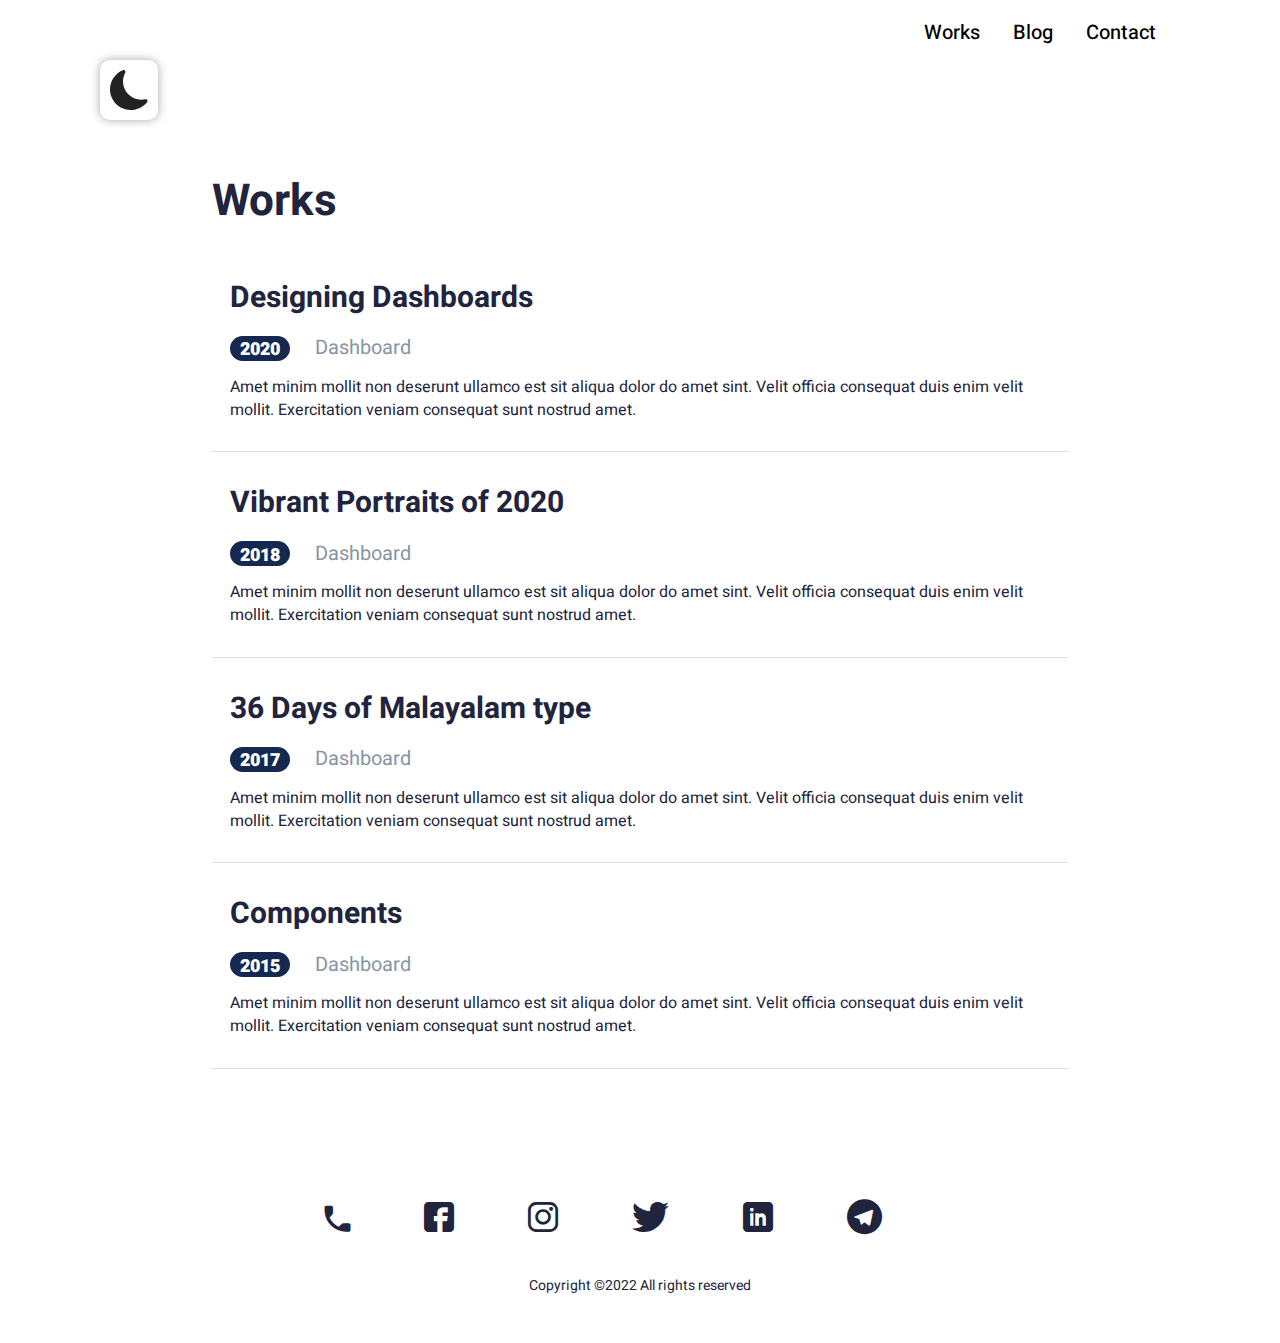
<file: WorksPage.html>
<!DOCTYPE html>
<html lang="ru">
	 <head>
	<title>WorksPage</title>
	<meta charset="UTF-8">
	<meta name="format-detection" content="telephone=no">
	<meta name="viewport" content="width=device-width, initial-scale=1.0">
	<link rel="stylesheet" href="./css/bootstrapcss/bootstrap.min.css">
	<link rel="stylesheet" href="./css/bootstrapcss/bootstrap.css">
	<link rel="stylesheet" href="css/style.css">
	<link rel="stylesheet" title="theme" href="#">
 </head>
	<body>
		
		<div class="scroll-up  ">
			<svg class="scroll-up__svg" viewBox="-2 -2 52 52">
				<path 
					 class="scroll-up__svg-path"
					 d="
						 M24,0
						 a24,24 0 0,1 0,48
						 a24,24 0 0,1 0,-48                      
					 "
				/>
			</svg>
		</div>
		<div class="theme">
			<svg class="changeTheme" data-theme="light" width="40" height="40" viewBox="0 0 40 40" fill="none" xmlns="http://www.w3.org/2000/svg" style="display: none;"> <path d="M20 30C22.6522 30 25.1957 28.9464 27.0711 27.0711C28.9464 25.1957 30 22.6522 30 20C30 17.3478 28.9464 14.8043 
																																													27.0711 12.9289C25.1957 11.0536 22.6522 10 20 10C17.3478 10 14.8043 11.0536 12.9289 12.9289C11.0536 14.8043 10
																																													 17.3478 10 20C10 22.6522 11.0536 25.1957 12.9289 27.0711C14.8043 28.9464 17.3478 30 20 30V30ZM20 0C20.3315 0 20.6495 0.131696
																																													  20.8839 0.366117C21.1183 0.600537 21.25 0.918479 21.25 1.25V6.25C21.25 6.58152 21.1183 6.89946 20.8839 7.13388C20.6495 7.3683 20.3315 7.5 20 7.5C19.6685 7.5 19.3505 
																																													  7.3683 19.1161 7.13388C18.8817 6.89946 18.75 6.58152 18.75 6.25V1.25C18.75 0.918479 18.8817 0.600537 19.1161 0.366117C19.3505 0.131696 19.6685 0 20 0V0ZM20 32.5C20.3315 
																																													  32.5 20.6495 32.6317 20.8839 32.8661C21.1183 33.1005 21.25 33.4185 21.25 33.75V38.75C21.25 39.0815 21.1183 39.3995 20.8839 39.6339C20.6495 39.8683 20.3315 40 20 40C19.6685 40 19.3505 
																																													  39.8683 19.1161 39.6339C18.8817 39.3995 18.75 39.0815 18.75 38.75V33.75C18.75 33.4185 18.8817 33.1005 19.1161 32.8661C19.3505 32.6317 19.6685 32.5 20 32.5V32.5ZM40 20C40 20.3315 39.8683 
																																													  20.6495 39.6339 20.8839C39.3995 21.1183 39.0815 21.25 38.75 21.25H33.75C33.4185 21.25 33.1005 21.1183 32.8661 20.8839C32.6317 20.6495 32.5 20.3315 32.5 20C32.5 19.6685 32.6317 19.3505 32.8661 19.1161C33.1005 
																																													  18.8817 33.4185 18.75 33.75 18.75H38.75C39.0815 18.75 39.3995 18.8817 39.6339 19.1161C39.8683 19.3505 40 19.6685 40 20ZM7.5 20C7.5 20.3315 7.3683 20.6495 7.13388 20.8839C6.89946 21.1183 6.58152 21.25 6.25 21.25H1.25C0.918479 21.25 0.600537 
																																													  21.1183 0.366117 20.8839C0.131696 20.6495 0 20.3315 0 20C0 19.6685 0.131696 19.3505 0.366117 19.1161C0.600537 18.8817 0.918479 18.75 1.25 18.75H6.25C6.58152 18.75 6.89946 18.8817 7.13388 19.1161C7.3683 19.3505 7.5 19.6685 7.5 20ZM34.1425 5.8575C34.3768 6.09191 
																																													  34.5085 6.40979 34.5085 6.74125C34.5085 7.07271 34.3768 7.39059 34.1425 7.625L30.6075 11.1625C30.4913 11.2786 30.3533 11.3706 30.2016 11.4333C30.0498 11.4961 29.8871 11.5283 29.7229 11.5282C29.3912 11.528 29.0731 11.396 28.8387 11.1612C28.7227 11.045 28.6307 10.9071
																																													   28.5679 10.7553C28.5052 10.6035 28.4729 10.4409 28.4731 10.2766C28.4733 9.94491 28.6053 9.62689 28.84 9.3925L32.375 5.8575C32.6094 5.62316 32.9273 5.49152 33.2588 5.49152C33.5902 5.49152 33.9081 5.62316 34.1425 5.8575V5.8575ZM11.16 28.84C11.3943 29.0744 11.526 29.3923 11.526 
																																													   29.7237C11.526 30.0552 11.3943 30.3731 11.16 30.6075L7.625 34.1425C7.38925 34.3702 7.07349 34.4962 6.74575 34.4933C6.418 34.4905 6.10449 34.359 5.87273 34.1273C5.64097 33.8955 5.50951 33.582 5.50666 33.2543C5.50381 32.9265 5.6298 32.6108 5.8575 32.375L9.3925 28.84C9.62691 28.6057 9.94479 
																																													   28.474 10.2762 28.474C10.6077 28.474 10.9256 28.6057 11.16 28.84V28.84ZM34.1425 34.1425C33.9081 34.3768 33.5902 34.5085 33.2588 34.5085C32.9273 34.5085 32.6094 34.3768 32.375 34.1425L28.84 30.6075C28.6123 30.3717 28.4863 30.056 28.4892 29.7282C28.492 29.4005 28.6235 29.087 28.8552 28.8552C29.087 28.6235 29.4005
																																													    28.492 29.7282 28.4892C30.056 28.4863 30.3717 28.6123 30.6075 28.84L34.1425 32.375C34.3768 32.6094 34.5085 32.9273 34.5085 33.2588C34.5085 33.5902 34.3768 33.9081 34.1425 34.1425ZM11.16 11.1625C10.9256 11.3968 10.6077 11.5285 10.2762 11.5285C9.94479 11.5285 9.62691 11.3968 9.3925 11.1625L5.8575 7.625C5.73811 7.50969
																																														 5.64288 7.37176 5.57737 7.21926C5.51186 7.06675 5.47738 6.90273 5.47594 6.73675C5.47449 6.57078 5.50612 6.40618 5.56897 6.25256C5.63182 6.09894 5.72464 5.95937 5.84201 5.84201C5.95937 5.72464 6.09894 5.63182 6.25256 5.56897C6.40618 5.50612 6.57078 5.47449 6.73675 5.47594C6.90273 5.47738 7.06675 5.51186 7.21926 5.57737C7.37176 5.64288 
																																														 7.50969 5.73811 7.625 5.8575L11.16 9.3925C11.2764 9.50861 11.3688 9.64655 11.4318 9.79842C11.4948 9.95028 11.5272 10.1131 11.5272 10.2775C11.5272 10.4419 11.4948 10.6047 11.4318 10.7566C11.3688 10.9084 11.2764 11.0464 11.16 11.1625V11.1625Z" 
																																														 fill="#ffffff"></path></svg>
			<svg class="changeTheme" data-theme="dark" width="38" height="40" viewBox="0 0 38 40" theme-dark.css
			theme-light.css fill="none"  xmlns="http://www.w3.org/2000/svg" style="display: block;"> <path d="M15 0.695136C15.244 0.991667 15.3935 1.35457 15.4292 1.73694C15.4648 2.11932 15.385 2.5036 15.2 2.84014C13.7546 5.49382 12.9998 8.46837 13.005 11.4901C13.005 21.5426 21.2 29.6826 31.3 29.6826C32.6175 29.6826 33.9 29.5451 35.1325 29.2826C35.5103 29.2008 35.9039 29.2321 36.264 29.3726C36.6241 29.5131 36.9349 29.7566 37.1575 30.0726C37.3925 
																																															30.4013 37.5123 30.7983 37.4983 31.2021C37.4842 31.6058 37.3372 31.9936 37.08 32.3051C35.1192 34.7137 32.6456 36.6544 29.8396 37.9856C27.0335 39.3168 23.9658 40.0051 20.86 40.0001C9.335 40.0001 0 30.7151 0 19.2751C0 10.6651 5.285 3.28014 12.81 0.150136C13.1848 -0.00828447 13.601 -0.0407995 13.9959 0.057475C14.3908 0.15575 14.7431 0.379507 
																																															15 0.695136V0.695136Z" fill="#222222"></path></svg>
		</div>

		<div class="wrapper">
			<header class="header">
	<div class="header__content">
		<div class="header__menu menu">
			<div class="menu__icon icon-menu">
				<span></span>
				<span></span>
				<span></span>
			</div>
			<nav class="menu__body">
				<ul class="menu__list">
					<li><a href="./WorksPage.html" target="_blank" class="menu__link _active">Works</a></li>
					<li><a href="./BlockPage.html" target="_blank" class="menu__link ">Blog</a></li>
					<li><a href="#WorksPagefooter" class="menu__link ">Contact</a></li>
				</ul>
			</nav>
		</div>
	</div>
</header>
			<main class="page">
				<div class="works page__container _container">
					<h1 class="works__main-title title">Works</h1>
					<div class="works__items">
						<article class="works__item">
							<a href="" class="works__image _ibg">
								<picture><source srcset="img/works/01.webp" type="image/webp"><img src="img/works/01.jpg" alt="Work #1"></picture>
							</a>
							<div class="works__body">
								<a href="./WorkDetail.html" target="_blank" class="works__title">Designing Dashboards</a>
								<div class="works__info">
									<div class="works__year">2020</div>
									<div class="works__category">Dashboard</div>
								</div>
								<div class="works__text text">
									Amet minim mollit non deserunt ullamco est sit aliqua dolor do amet sint. Velit officia consequat duis enim velit mollit. Exercitation veniam consequat sunt nostrud amet.
								</div>
							</div>
						</article>
						<article class="works__item">
							<a href="" class="works__image _ibg">
								<picture><source srcset="img/works/02.webp" type="image/webp"><img src="img/works/02.jpg" alt="Work #1"></picture>
							</a>
							<div class="works__body">
								<a href="" class="works__title">Vibrant Portraits of 2020</a>
								<div class="works__info">
									<div class="works__year">2018</div>
									<div class="works__category">Dashboard</div>
								</div>
								<div class="works__text text">
									Amet minim mollit non deserunt ullamco est sit aliqua dolor do amet sint. Velit officia consequat duis enim velit mollit. Exercitation veniam consequat sunt nostrud amet.
								</div>
							</div>
						</article>
						<article class="works__item">
							<a href="" class="works__image _ibg">
								<picture><source srcset="img/works/03.webp" type="image/webp"><img src="img/works/03.jpg" alt="Work #1"></picture>
							</a>
							<div class="works__body">
								<a href="" class="works__title">36 Days of Malayalam type</a>
								<div class="works__info">
									<div class="works__year">2017</div>
									<div class="works__category">Dashboard</div>
								</div>
								<div class="works__text text">
									Amet minim mollit non deserunt ullamco est sit aliqua dolor do amet sint. Velit officia consequat duis enim velit mollit. Exercitation veniam consequat sunt nostrud amet.
								</div>
							</div>
						</article>
						<article class="works__item">
							<a href="" class="works__image _ibg">
								<picture><source srcset="img/works/04.webp" type="image/webp"><img src="img/works/04.jpg" alt="Work #1"></picture>
							</a>
							<div class="works__body">
								<a href="" class="works__title">Components</a>
								<div class="works__info">
									<div class="works__year ">2015</div>
									<div class="works__category">Dashboard</div>
								</div>
								<div class="works__text text">
									Amet minim mollit non deserunt ullamco est sit aliqua dolor do amet sint. Velit officia consequat duis enim velit mollit. Exercitation veniam consequat sunt nostrud amet.
								</div>
							</div>
						</article>
					</div>
				</div>
			</main>
			<footer class="footer" id="WorksPagefooter">
	<div class="footer__content _container">
		<div class="footer__social social">
			<a href="tel:+992900341317" class="social__item -icon-phone"></a>
			<a href="https://www.facebook.com/profile.php?id=100068269467054" target="_blank"  class="social__item _icon-fb"></a>
			<a href="https://www.instagram.com/akhadi_afzal?r=nametag" target="_blank"  class="social__item _icon-insta"></a>
			<a href="https://twitter.com/Afzal89558550?t=PJM0zJ7hUsSL80TDSTEv3A&s=09" target="_blank"  class="social__item _icon-twitter"></a>
			<a href="https://www.linkedin.com/in/afzal-akhadi-13667b258" target="_blank"  class="social__item _icon-linkedin"></a>
			<a href="tg://resolve?domain-afzalakhadi" target="_blank"  class="social__item -icon-telegram"></a>
			<a href="" target="_blank"  class="social__item -icon-github"></a>
		</div>
		<div class="footer__copy">Copyright <span>&#169</span>2022 All rights reserved</div>
	</div>
</footer>
		</div>
		<script src="js/app.js"></script>
		<script src="./js/bootstrapjs/bootstrap.js"></script>
		<script src="./js/bootstrapjs/bootstrap.min.js"></script>
	</body>
</html>
</file>
<file: css/style.css>
@import url("https://fonts.googleapis.com/css?family=Heebo:regular,500,700,900&display=swap");

@font-face {
  font-family: "icons";
  font-display: swap;
  src: url("../fonts/icons.woff") format("woff"), url("../fonts/icons.woff2") format("woff2");
  font-weight: 400;
  font-style: normal;
}

@font-face {
  font-family: "icons";
  font-display: swap;
  src: url("../fonts/icons.woff") format("woff"), url("../fonts/icons.woff2#icons") format("woff2");
  font-weight: normal;
  font-style: normal;
  font-display: block;
}

[class^=_icon-]:before,
[class*=" _icon-"]:before {
  font-family: "icons";
  font-style: normal;
  font-weight: normal;
  font-variant: normal;
  text-transform: none;
  line-height: 1;
}

[class^=_icon-]:before,
[class*=" _icon-"]:before {
  display: block;
}

._icon-fb:before {
  content: "\e900";
}

._icon-insta:before {
  content: "\e901";
}

._icon-linkedin:before {
  content: "\e902";
}

._icon-twitter:before {
  content: "\e903";
}
._icon-telegram:before {
  content: "\e900";
}


@font-face {
  font-family: 'icom';
  src:  url('../fonts/icom.eot');
  src:  url('../fonts/icom.eot?l0kjo#iefix') format('embedded-opentype'),
    url('../fonts/icom.ttf?l0kjo') format('truetype'),
    url('../fonts/icom.woff?l0kjo') format('woff'),
    url('../fonts/icom.svg?l0kjo#icom') format('svg');
  font-weight: normal;
  font-style: normal;
  font-display: block;
}

[class^="-icon-"], [class*=" -icon-"] {
  font-family: 'icom' !important;
  font-style: normal;
  font-weight: normal;
  font-variant: normal;
  text-transform: none;
  line-height: 1;
}

.-icon-telegram:before {
  content: "\e900";
  font-size: 35px;
}
.-icon-phone:before {
  content: "\e901";
  font-size: 25px;
  font-weight: bold;
  font-weight: bolder;
}



.scroll-up {
  position: fixed;
  right: 150px;
  bottom: 50px;
  z-index: 999;
  width: 65px;
  height: 65px;
  cursor: pointer;
  color: #dcdcdc;
  visibility: hidden;
  border-radius: 50px;
  box-shadow: inset 0 0 0 4px #dcdcdc;
  opacity: 0;
  transition: 0.2s;
  transform: translate(25px);
}

.scroll-up::before {
  position: absolute;
  top: 0;
  left: 0;
  display: flex;
  align-items: center;
  justify-content: center;
  height: 100%;
  width: 100%;
  font-size: 50px;
  content: "⇧";
  font-weight: bold;     
}
.scroll-up--active {
  visibility: visible;
  opacity: 1;
  transform: translate(0);
}
.scroll-up:hover {
  color: rgb(255, 0, 0);
}
.scroll-up__svg-path {
  box-sizing: border-box;
  fill: none;
  stroke: rgb(119, 0, 255);
  stroke-width: 4px;
  transition: 0.3s;
}

@media (max-width: 1200px) {
  .scroll-up {
      right: 70px;
      bottom: 50px;
      width: 50px;
      height: 50px;
   }
   .scroll-up::before {
      font-weight: normal; 
      font-size: 35px;
   }
}
@media (max-width: 870px) {
  .scroll-up {
      right: 50px;
      bottom: 50px;
      width: 45px;
      height: 45px;
   }
   .scroll-up::before {
      font-weight: normal; 
      font-size: 30px;
   }
}

@media (max-width: 350px) {
  .scroll-up {
      right: 30px;
      bottom: 120px;
      width: 40px;
      height: 40px;
   }
   .scroll-up::before {
      font-weight: bold; 
      font-size: 25px;
   }
}















* {
  padding: 0px;
  margin: 0px;
  border: 0px;
}

*,
*:before,
*:after {
  box-sizing: border-box;
}

:focus,
:active {
  outline: none;
}

a:focus,
a:active {
  outline: none;
}

aside,
nav,
footer,
header,
section {
  display: block;
}

html,
body {
  height: 100%;
  min-width: 320px;
}

body {
  line-height: 1;
  font-family: "Heebo";
}

input,
button,
textarea {
  font-family: "Heebo";
}

input::-ms-clear {
  display: none;
}

button {
  cursor: pointer;
}

button::-moz-focus-inner {
  padding: 0;
  border: 0;
}

a,
a:visited {
  text-decoration: none;
}

a:hover {
  text-decoration: none;
}

ul li {
  list-style: none;
}

img {
  vertical-align: top;
}


body {
  color: #21243d;
  font-size: 14px;
}

body._lock {
  overflow: hidden;
}

.wrapper {
  width: 100%;
  min-height: 100%;
  overflow: hidden;
  display: flex;
  flex-direction: column;
}

._container {
  max-width: 856px;
  margin: 0 auto;
}

.btn {
  background-color: #ff6464;
  border-radius: 2px;
  font-weight: 500;
  font-size: 20px;
  color: #fff;
  line-height: 145%;
  height: 47px;
  display: inline-flex;
  align-items: center;
  justify-content: center;
  text-align: center;
  padding: 0px 20px;
  transition: background-color 0.3s ease 0s;
}

.btn._fw {
  width: 100%;
}

.title {
  font-size: 44px;
  font-weight: 700;
  color: #21243d;
  line-height: 136.3636363636%;
}

.text,
.article__text p {
  font-size: 16px;
  line-height: 143.75%;
  color: #21243d;
}

.title-posts {
  font-size: 22px;
}

ol.counter {
  list-style-type: none;
  counter-reset: item;
}

ol.counter li {
  position: relative;
  padding: 0px 0px 0px 45px;
}

ol.counter li:before {
  counter-increment: item;
  content: counter(item);
  position: absolute;
  left: 0;
  top: 0;
  color: #818181;
  font-size: 14px;
  font-weight: 700;
  text-align: center;
  line-height: 26px;
  border-radius: 50%;
  width: 28px;
  height: 28px;
  border: 1px solid #4274bb;
}

._ibg {
  position: relative;
}

._ibg img {
  position: absolute;
  width: 100%;
  height: 100%;
  top: 0;
  left: 0;
  object-fit: cover;
}

body._ibg {
  background-position: center;
  background-size: cover;
  background-repeat: no-repeat;
}

body._ibg img {
  width: 0;
  height: 0;
  opacity: 0;
  visibility: hidden;
}


.header {
  position: relative;
  z-index: 100;
}

.header__content {
  max-width: 1052px;
  padding: 0px 10px;
  margin: 0px auto;
}

.header__menu {
  padding: 10px 0;
  height: 82px;
  align-items: center;
  display: flex;
  justify-content: flex-end;
}

.menu__list li {
  margin: 0px 0px 30px 0px;
}

.menu__list li:last-child {
  margin: 0px 0px 0px 0px;
}

.menu__link {
  font-size: 20px;
  font-weight: 500;
  color: #000;
  transition: color 0.3s ease 0s;
}

.icon-menu {
  display: none;
}

.footer {
  text-align: center;
  padding: 50px 0;
}

.footer__social {
  margin: 0px 0px 25px 0px;
}

.hello {
  padding: 38px 0px 70px 0px;
}

.hello__container {
  display: flex;
}

.hello__content {
  align-items: flex-start;
  padding: 18px 110px 0px 0px;
  flex: 1 1 auto;
}

.hello__content *:last-child {
  margin-bottom: 0;
}

.hello__title {
  margin: 0px 0px 25px 0px;
}

.hello__text {
  margin: 0px 0px 35px 0px;
}

.hello__btn {
  margin: 0px 0px 25px 0px;
}

.hello__avatar {
  flex: 0 0 243px;
  height: 243px;
  position: relative;
  border-radius: 50%;
  box-shadow: -5px 13px 0px 0px #edf7fa;
}

.hello__avatar img {
  max-width: 100%;
}

.recent-posts {
  background: #edf7fa;
  padding: 25px 0px 13px 0px;
}

.recent-posts__header {
  display: flex;
  margin: 0px 0px 20px 0px;
}

.recent-posts__title {
  padding: 0px 20px 0px 0px;
  flex: 1 1 auto;
}

.recent-posts__view-all {
  flex: 0 0 auto;
  font-size: 16px;
  line-height: 23px;
  color: #348799;
}

.recent-posts__items {
  margin: 0px -10px;
}

.recent-posts__column {
  flex: 0 1 50%;
  padding: 0px 10px;
  margin: 0px 0px 17px 0px;
}

.recent-post {
  height: 100%;
  background-color: #fff;
  box-shadow: 0px 4px 10px rgba(187, 225, 250, 0.25);
  border-radius: 4px;
  padding: 20px;
}

.recent-post *:last-child {
  margin-bottom: 0;
}

.recent-post__title {
  display: inline-block;
  color: inherit;
  font-size: 26px;
  font-weight: 700;
  line-height: 146.1538461538%;
  transition: color 0.3s ease 0s;
  margin: 0px 0px 17px 0px;
}

.recent-post__info {
  margin: 0px 0px 15px 0px;
  font-size: 18px;
  line-height: 144.4444444444%;
}

.recent-post__info span {
  margin: 0px 10px;
}

.recent-post__text {
  margin: 0px 0px 15px 0px;
}

.featured-works {
  padding: 30px 0px 80px 0px;
}

.featured-works__title {
  margin: 0px 0px 20px 0px;
}

.works__items {
  padding: 0px 0px 60px 0px;
}

.works__main-title {
  margin: 0px 0px 45px 0px;
}

.works__item {
  padding: 0px 0px 30px 0px;
  margin: 0px 0px 30px 0px;
  border-bottom: 1px solid #e0e0e0;
}

.works__item:last-child {
  margin-bottom: 0;
}

.worksImage {
  flex: 0 0 246px;
  display: block;
  border-radius: 6px;
  min-height: 180px;
  overflow: hidden;
}

.works__body {
  flex: 1 1 auto;
}

.works__title {
  color: inherit;
  display: inline-block;
  font-size: 30px;
  font-weight: 700;
  line-height: 146.6666666667%;
  margin: 0px 0px 15px 0px;
  transition: color 0.3s ease 0s;
}

.works__info {
  display: flex;
  align-items: center;
  margin: 0px 0px 15px 0px;
}

.works__year {
  background: #142850;
  border-radius: 16px;
  height: 25px;
  padding: 0px 10px;
  display: inline-flex;
  justify-content: center;
  align-items: center;
  color: #fff;
  font-weight: 900;
  font-size: 18px;
  padding-top: 4px;
}

.works__category {
  color: #8695a4;
  font-size: 20px;
  margin: 0px 0px 0px 25px;
}

.blog {
  padding-bottom: 50px;
}

.blog__title {
  margin: 0px 0px 50px 0px;
}

.blog__article-name {
  font-size: 30px;
  font-weight: 500;
  display: inline-block;
  line-height: 146.6666666667%;
  transition: color 0.3s ease 0s;
  margin: 0px 0px 10px 0px;
  color: inherit;
}

.blog__item {
  border-bottom: 1px solid #e0e0e0;
  padding: 0px 0px 30px 0px;
  margin: 0px 0px 30px 0px;
}

.blog__item:last-child {
  margin: 0px 0px 0px 0px;
}

.blog__info {
  display: flex;
  font-size: 20px;
  margin: 0px 0px 10px 0px;
}

.blog__separator {
  margin: 0px 15px;
}

.blog__category {
  color: #8695a4;
}

.article {
  max-width: 700px;
  padding: 0px 10px 30px;
  margin: 0px auto;
}

.article__title {
  font-size: 34px;
  font-weight: 700;
  line-height: 147.0588235294%;
  margin: 0px 0px 30px 0px;
  padding: 35px 0px 0px 0px;
}

.article__info {
  display: flex;
  margin: 0px 0px 20px 0px;
}

.article__year {
  background: #ff7c7c;
  border-radius: 16px;
  height: 25px;
  padding: 0px 10px;
  font-size: 18px;
  font-weight: 900;
  display: flex;
  justify-content: center;
  align-items: center;
  color: #fff;
  padding-top: 4px;
}

.article__category {
  align-self: center;
  font-size: 20px;
  line-height: 125%;
  margin: 0px 0px 0px 25px;
}

.article__text p {
  margin: 0px 0px 20px 0px;
}

.article__text img {
  max-width: 100%;
  margin: 0px 0px 20px 0px;
}

.page {
  padding: 90px 0px 0px 0px;
  flex: 1 1 auto;
}

.social {
  display: flex;
  justify-content: center;
  align-items: center;
  flex-wrap: wrap;
   
}

.social__item {
  transition: color 0.3s ease 0s;
  margin: 0px 17px;
  font-size: 30px;
  color: inherit;
  padding: 20px;
}

@media (min-width: 767.98px) {
  .menu__list {
    display: flex;
  }

  .menu__list li {
    margin: 0px 33px 0px 0px;
  }

  .recent-posts__items {
    display: flex;
  }

  .works__item {
    display: flex;
    align-items: flex-start;
  }

  .works__body {
    padding: 0px 0px 0px 18px;
  }
}

@media (min-width: 991.98px) {
  .quantity__button:hover::before,
  .quantity__button:hover::after {
    background-color: rgba(0, 0, 0, 0.5);
  }

  .menu__link:hover {
    color: #ff6464;
  }

  .recent-post__title:hover {
    color: #ff6464;
  }

  .works__title:hover {
    color: #ff6464;
  }

  .blog__article-name:hover {
    color: #ff6464;
  }

  .social__item:hover {
    color: #ff6464;
  }
}

@media (min-width: 992px) {
  .btn:hover {
    background-color: #bb4949;
  }
}

@media (max-width: 991.98px) {
  ._container {
    max-width: none;
    padding: 0 10px;
  }
}

@media (max-width: 868px) {
  ._container {
    max-width: 750px;
  }

  .hello {
    padding: 0px 0px 70px 0px;
  }

  .hello__content {
    padding: 18px 50px 0px 0px;
  }
}

@media (max-width: 767.98px) {
  .title {
    font-size: 32px;
  }

  .title-posts {
    text-align: center;
    font-size: 18px;
  }

  .header__menu {
    height: 50px;
  }

  .menu__body {
    transform: translate(0px, -100%);
    transition: transform 0.8s ease 0s;
    position: fixed;
    width: 100%;
    height: 100%;
    top: 0;
    left: 0;
    overflow: auto;
    padding: 70px 10px 30px 10px;
    background-color: rgba(255, 255, 255, 0.95);
  }

  .menu__body._active {
    transform: translate(0px, 0%);
  }

  .menu__link {
    font-size: 40px;
    display: block;
    text-align: center;
  }

  .icon-menu {
    display: block;
    position: relative;
    width: 40px;
    height: 25px;
    cursor: pointer;
    z-index: 5;
  }

  .icon-menu span {
    transition: all 0.3s ease 0s;
    top: calc(50% - 1px);
    left: 0px;
    position: absolute;
    width: 100%;
    height: 2px;
    background-color: rgb(12, 12, 12);
  }

  .icon-menu span:first-child {
    top: 0px;
  }

  .icon-menu span:last-child {
    top: auto;
    bottom: 0px;
  }

  .icon-menu._active span {
    transform: scale(0);
  }

  .icon-menu._active span:first-child {
    transform: rotate(-45deg);
    top: calc(50% - 1px);
  }

  .icon-menu._active span:last-child {
    transform: rotate(45deg);
    bottom: calc(50% - 1px);
  }

  .footer {
    padding: 30px 0;
  }

  .hello {
    padding: 0px 0px 60px 0px;
  }

  .hello__container {
    text-align: center;
    flex-direction: column-reverse;
  }

  .hello__content {
    padding: 0px 0px 0px 0px;
  }

  .hello__title {
    margin: 0px 0px 20px 0px;
  }

  .hello__text {
    padding: 0px 15px;
    margin: 0px 0px 25px 0px;
  }

  .hello__btn {
    margin: 0px 0px 20px 0px;
  }

  .hello__avatar {
    width: 170px;
    height: 170px;
    margin: 0px 0px 40px 0px;
  }

  .recent-posts {
    padding: 25px 0px 23px 0px;
  }

  .recent-posts__view-all {
    display: none;
  }

  .recent-post {
    padding: 15px;
  }

  .recent-post__title {
    font-size: 22px;
    margin: 0px 0px 10px 0px;
  }

  .recent-post__info {
    font-size: 16px;
    margin: 0px 0px 10px 0px;
  }

  .featured-works {
    padding: 30px 0px 30px 0px;
  }

  .featured-works__items {
    display: flex;
    overflow: scroll;
  }

  .featured-works__items .works__item {
    flex: 0 0 90%;
    margin: 0px 15px 0px 0px;
  }

  .works__items {
    padding: 0px 0px 30px 0px;
  }

  .works__main-title {
    margin: 0px 0px 20px 0px;
  }

  .worksImage {
    margin: 0px 0px 17px 0px;
    padding: 0px 0px 60% 0px;
  }

  .works__title {
    font-size: 24px;
  }

  .blog {
    padding-bottom: 30px;
  }

  .blog__title {
    margin: 0px 0px 20px 0px;
  }

  .blog__article-name {
    font-size: 26px;
  }

  .blog__item {
    margin: 0px 0px 25px 0px;
    padding: 0px 0px 25px 0px;
  }

  .blog__info {
    font-size: 16px;
  }

  .article__title {
    font-size: 30px;
  }

  .article__category {
    font-size: 18px;
  }

  .page {
    padding: 30px 0px 0px 0px;
  }
}


.theme {
  position: fixed;
  cursor: pointer;
  top: 10%;
  left: 100px;
  transform: translateY(-50%);
  padding: 10px;
  background: #ffffff;
  border-radius: 10px;
  box-shadow: 0 0 10px rgba(39,38,40,0.4);
  z-index: 10000;
}
@media (max-width: 992px) {
  .theme {
    left: 40px;
  }
  .changeTheme {
    width: 35px;
    height: 30px;
  }
}

@media (max-width: 550px) {
  .theme {
    left: 30px;
    top: 5%;
  }
  .changeTheme {
    width: 25px;
    height: 20px;
  }
}
@media (max-width: 350px) {
  .theme {
    left: 15px;
    top: 5%;
  }
  .changeTheme {
    width: 20px;
    height: 15px;
  }
}
@media (max-width: 250px) {
  .theme {
    left: 10px;
    top: 30px;
  }
 }
</file>
